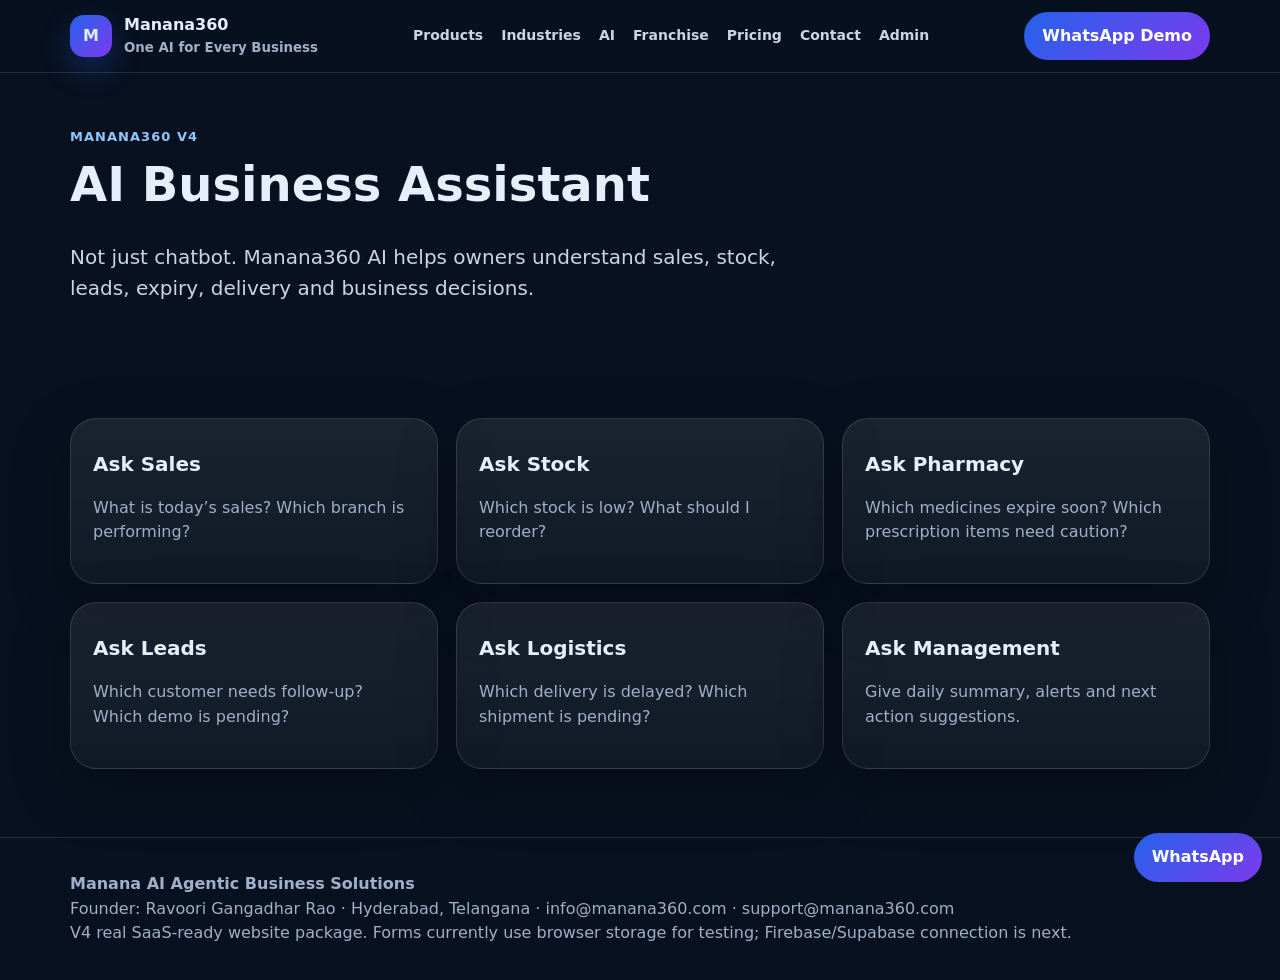
<file: ai-assistant.html>
<!doctype html><html lang="en"><head><meta charset="utf-8"><meta name="viewport" content="width=device-width,initial-scale=1"><title>Manana360 AI Assistant</title><meta name="description" content="Not just chatbot. Manana360 AI helps owners understand sales, stock, leads, expiry, delivery and business decisions."><link rel="stylesheet" href="styles.css"></head><body><nav class="nav"><div class="container nav-inner"><a class="brand" href="index.html"><span class="logo">M</span><span>Manana360<small>One AI for Every Business</small></span></a><div class="links"><a href="products.html">Products</a><a href="industries.html">Industries</a><a href="ai-assistant.html">AI</a><a href="franchise.html">Franchise</a><a href="pricing.html">Pricing</a><a href="contact.html">Contact</a><a href="admin.html">Admin</a></div><a class="cta" data-wa="I want Manana360 demo">WhatsApp Demo</a></div></nav><section class="page-title"><div class="container"><div class="eyebrow">Manana360 V4</div><h1>AI Business Assistant</h1><p class="lead">Not just chatbot. Manana360 AI helps owners understand sales, stock, leads, expiry, delivery and business decisions.</p></div></section><section class="section"><div class="container"><div class="cards"><div class='card'><h3>Ask Sales</h3><p>What is today’s sales? Which branch is performing?</p></div><div class='card'><h3>Ask Stock</h3><p>Which stock is low? What should I reorder?</p></div><div class='card'><h3>Ask Pharmacy</h3><p>Which medicines expire soon? Which prescription items need caution?</p></div><div class='card'><h3>Ask Leads</h3><p>Which customer needs follow-up? Which demo is pending?</p></div><div class='card'><h3>Ask Logistics</h3><p>Which delivery is delayed? Which shipment is pending?</p></div><div class='card'><h3>Ask Management</h3><p>Give daily summary, alerts and next action suggestions.</p></div></div></div></section><footer class="footer"><div class="container"><b>Manana AI Agentic Business Solutions</b><br>Founder: Ravoori Gangadhar Rao · Hyderabad, Telangana · info@manana360.com · support@manana360.com<br><span>V4 real SaaS-ready website package. Forms currently use browser storage for testing; Firebase/Supabase connection is next.</span></div></footer><a class="cta whatsapp-float" data-wa="I want Manana360 demo">WhatsApp</a><script src="app.js"></script></body></html>
</file>
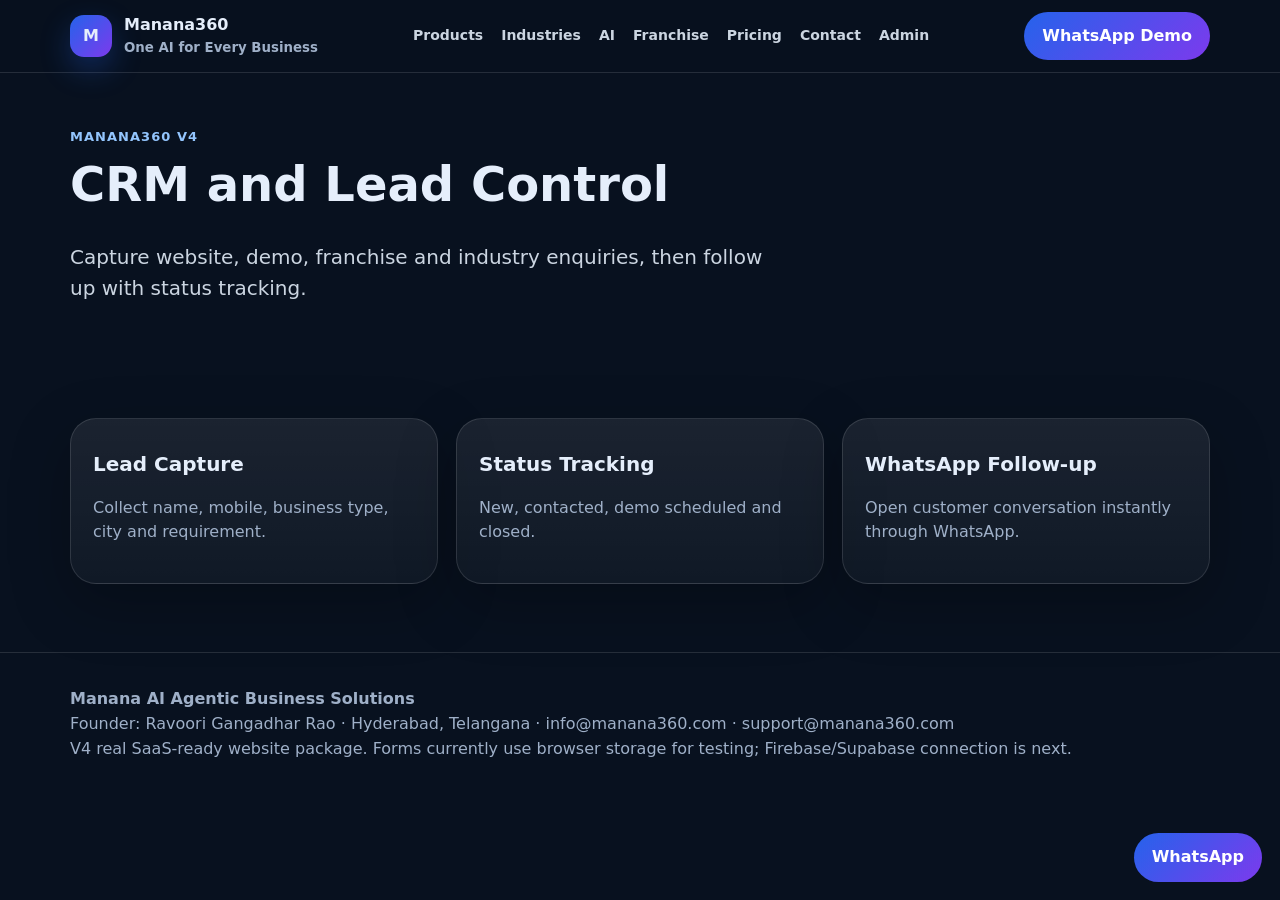
<file: crm.html>
<!doctype html><html lang="en"><head><meta charset="utf-8"><meta name="viewport" content="width=device-width,initial-scale=1"><title>Manana360 CRM</title><meta name="description" content="Capture website, demo, franchise and industry enquiries, then follow up with status tracking."><link rel="stylesheet" href="styles.css"></head><body><nav class="nav"><div class="container nav-inner"><a class="brand" href="index.html"><span class="logo">M</span><span>Manana360<small>One AI for Every Business</small></span></a><div class="links"><a href="products.html">Products</a><a href="industries.html">Industries</a><a href="ai-assistant.html">AI</a><a href="franchise.html">Franchise</a><a href="pricing.html">Pricing</a><a href="contact.html">Contact</a><a href="admin.html">Admin</a></div><a class="cta" data-wa="I want Manana360 demo">WhatsApp Demo</a></div></nav><section class="page-title"><div class="container"><div class="eyebrow">Manana360 V4</div><h1>CRM and Lead Control</h1><p class="lead">Capture website, demo, franchise and industry enquiries, then follow up with status tracking.</p></div></section><section class="section"><div class="container"><div class="cards"><div class='card'><h3>Lead Capture</h3><p>Collect name, mobile, business type, city and requirement.</p></div><div class='card'><h3>Status Tracking</h3><p>New, contacted, demo scheduled and closed.</p></div><div class='card'><h3>WhatsApp Follow-up</h3><p>Open customer conversation instantly through WhatsApp.</p></div></div></div></section><footer class="footer"><div class="container"><b>Manana AI Agentic Business Solutions</b><br>Founder: Ravoori Gangadhar Rao · Hyderabad, Telangana · info@manana360.com · support@manana360.com<br><span>V4 real SaaS-ready website package. Forms currently use browser storage for testing; Firebase/Supabase connection is next.</span></div></footer><a class="cta whatsapp-float" data-wa="I want Manana360 demo">WhatsApp</a><script src="app.js"></script></body></html>
</file>
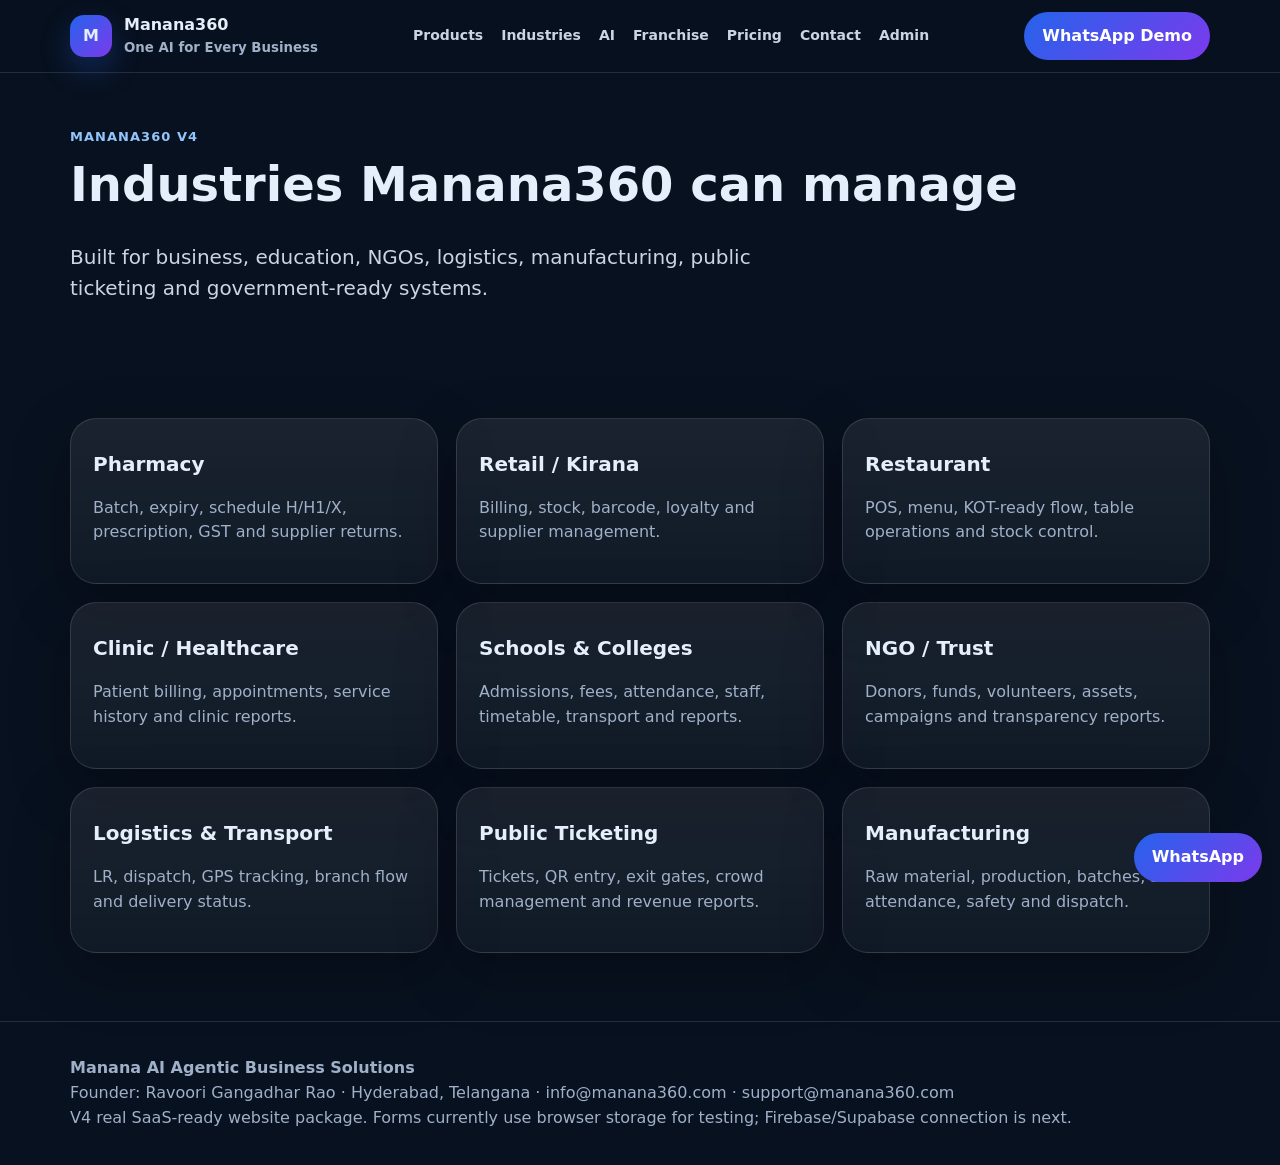
<file: industries.html>
<!doctype html><html lang="en"><head><meta charset="utf-8"><meta name="viewport" content="width=device-width,initial-scale=1"><title>Manana360 Industries | One AI for Every Business</title><meta name="description" content="Built for business, education, NGOs, logistics, manufacturing, public ticketing and government-ready systems."><link rel="stylesheet" href="styles.css"></head><body><nav class="nav"><div class="container nav-inner"><a class="brand" href="index.html"><span class="logo">M</span><span>Manana360<small>One AI for Every Business</small></span></a><div class="links"><a href="products.html">Products</a><a href="industries.html">Industries</a><a href="ai-assistant.html">AI</a><a href="franchise.html">Franchise</a><a href="pricing.html">Pricing</a><a href="contact.html">Contact</a><a href="admin.html">Admin</a></div><a class="cta" data-wa="I want Manana360 demo">WhatsApp Demo</a></div></nav><section class="page-title"><div class="container"><div class="eyebrow">Manana360 V4</div><h1>Industries Manana360 can manage</h1><p class="lead">Built for business, education, NGOs, logistics, manufacturing, public ticketing and government-ready systems.</p></div></section><section class="section"><div class="container"><div class="cards"><div class='card'><h3>Pharmacy</h3><p>Batch, expiry, schedule H/H1/X, prescription, GST and supplier returns.</p></div><div class='card'><h3>Retail / Kirana</h3><p>Billing, stock, barcode, loyalty and supplier management.</p></div><div class='card'><h3>Restaurant</h3><p>POS, menu, KOT-ready flow, table operations and stock control.</p></div><div class='card'><h3>Clinic / Healthcare</h3><p>Patient billing, appointments, service history and clinic reports.</p></div><div class='card'><h3>Schools & Colleges</h3><p>Admissions, fees, attendance, staff, timetable, transport and reports.</p></div><div class='card'><h3>NGO / Trust</h3><p>Donors, funds, volunteers, assets, campaigns and transparency reports.</p></div><div class='card'><h3>Logistics & Transport</h3><p>LR, dispatch, GPS tracking, branch flow and delivery status.</p></div><div class='card'><h3>Public Ticketing</h3><p>Tickets, QR entry, exit gates, crowd management and revenue reports.</p></div><div class='card'><h3>Manufacturing</h3><p>Raw material, production, batches, shift attendance, safety and dispatch.</p></div></div></div></section><footer class="footer"><div class="container"><b>Manana AI Agentic Business Solutions</b><br>Founder: Ravoori Gangadhar Rao · Hyderabad, Telangana · info@manana360.com · support@manana360.com<br><span>V4 real SaaS-ready website package. Forms currently use browser storage for testing; Firebase/Supabase connection is next.</span></div></footer><a class="cta whatsapp-float" data-wa="I want Manana360 demo">WhatsApp</a><script src="app.js"></script></body></html>
</file>
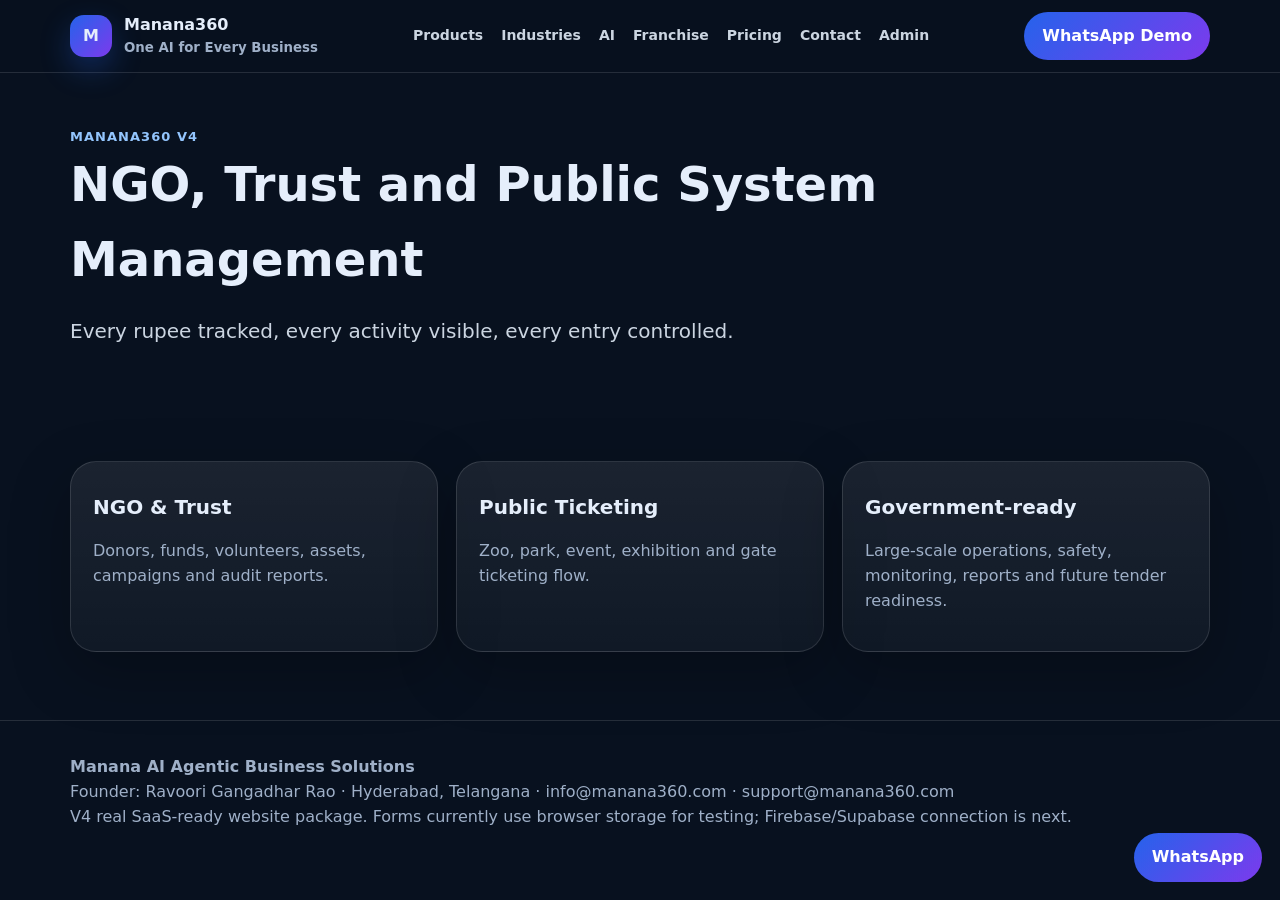
<file: ngo-public.html>
<!doctype html><html lang="en"><head><meta charset="utf-8"><meta name="viewport" content="width=device-width,initial-scale=1"><title>Manana360 NGO and Public Systems</title><meta name="description" content="Every rupee tracked, every activity visible, every entry controlled."><link rel="stylesheet" href="styles.css"></head><body><nav class="nav"><div class="container nav-inner"><a class="brand" href="index.html"><span class="logo">M</span><span>Manana360<small>One AI for Every Business</small></span></a><div class="links"><a href="products.html">Products</a><a href="industries.html">Industries</a><a href="ai-assistant.html">AI</a><a href="franchise.html">Franchise</a><a href="pricing.html">Pricing</a><a href="contact.html">Contact</a><a href="admin.html">Admin</a></div><a class="cta" data-wa="I want Manana360 demo">WhatsApp Demo</a></div></nav><section class="page-title"><div class="container"><div class="eyebrow">Manana360 V4</div><h1>NGO, Trust and Public System Management</h1><p class="lead">Every rupee tracked, every activity visible, every entry controlled.</p></div></section><section class="section"><div class="container"><div class="cards"><div class='card'><h3>NGO & Trust</h3><p>Donors, funds, volunteers, assets, campaigns and audit reports.</p></div><div class='card'><h3>Public Ticketing</h3><p>Zoo, park, event, exhibition and gate ticketing flow.</p></div><div class='card'><h3>Government-ready</h3><p>Large-scale operations, safety, monitoring, reports and future tender readiness.</p></div></div></div></section><footer class="footer"><div class="container"><b>Manana AI Agentic Business Solutions</b><br>Founder: Ravoori Gangadhar Rao · Hyderabad, Telangana · info@manana360.com · support@manana360.com<br><span>V4 real SaaS-ready website package. Forms currently use browser storage for testing; Firebase/Supabase connection is next.</span></div></footer><a class="cta whatsapp-float" data-wa="I want Manana360 demo">WhatsApp</a><script src="app.js"></script></body></html>
</file>
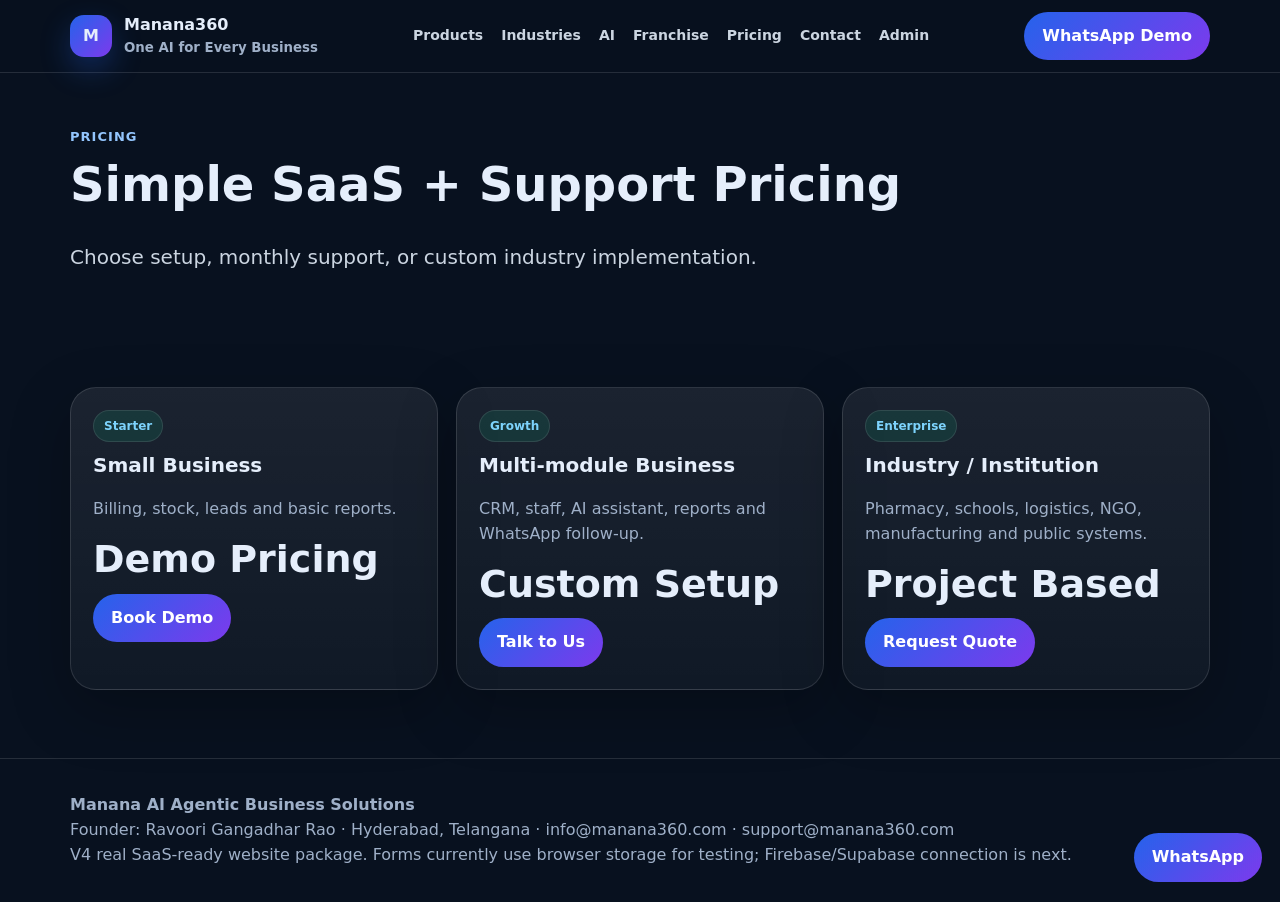
<file: pricing.html>
<!doctype html><html lang="en"><head><meta charset="utf-8"><meta name="viewport" content="width=device-width,initial-scale=1"><title>Manana360 Pricing</title><link rel="stylesheet" href="styles.css"></head><body><nav class="nav"><div class="container nav-inner"><a class="brand" href="index.html"><span class="logo">M</span><span>Manana360<small>One AI for Every Business</small></span></a><div class="links"><a href="products.html">Products</a><a href="industries.html">Industries</a><a href="ai-assistant.html">AI</a><a href="franchise.html">Franchise</a><a href="pricing.html">Pricing</a><a href="contact.html">Contact</a><a href="admin.html">Admin</a></div><a class="cta" data-wa="I want Manana360 demo">WhatsApp Demo</a></div></nav><section class="page-title"><div class="container"><div class="eyebrow">Pricing</div><h1>Simple SaaS + Support Pricing</h1><p class="lead">Choose setup, monthly support, or custom industry implementation.</p></div></section><section class="section"><div class="container"><div class="cards"><div class="card"><span class="badge">Starter</span><h3>Small Business</h3><p>Billing, stock, leads and basic reports.</p><h2>Demo Pricing</h2><a class="cta" href="contact.html">Book Demo</a></div><div class="card"><span class="badge">Growth</span><h3>Multi-module Business</h3><p>CRM, staff, AI assistant, reports and WhatsApp follow-up.</p><h2>Custom Setup</h2><a class="cta" href="contact.html">Talk to Us</a></div><div class="card"><span class="badge">Enterprise</span><h3>Industry / Institution</h3><p>Pharmacy, schools, logistics, NGO, manufacturing and public systems.</p><h2>Project Based</h2><a class="cta" href="contact.html">Request Quote</a></div></div></div></section><footer class="footer"><div class="container"><b>Manana AI Agentic Business Solutions</b><br>Founder: Ravoori Gangadhar Rao · Hyderabad, Telangana · info@manana360.com · support@manana360.com<br><span>V4 real SaaS-ready website package. Forms currently use browser storage for testing; Firebase/Supabase connection is next.</span></div></footer><a class="cta whatsapp-float" data-wa="I want Manana360 demo">WhatsApp</a><script src="app.js"></script></body></html>
</file>
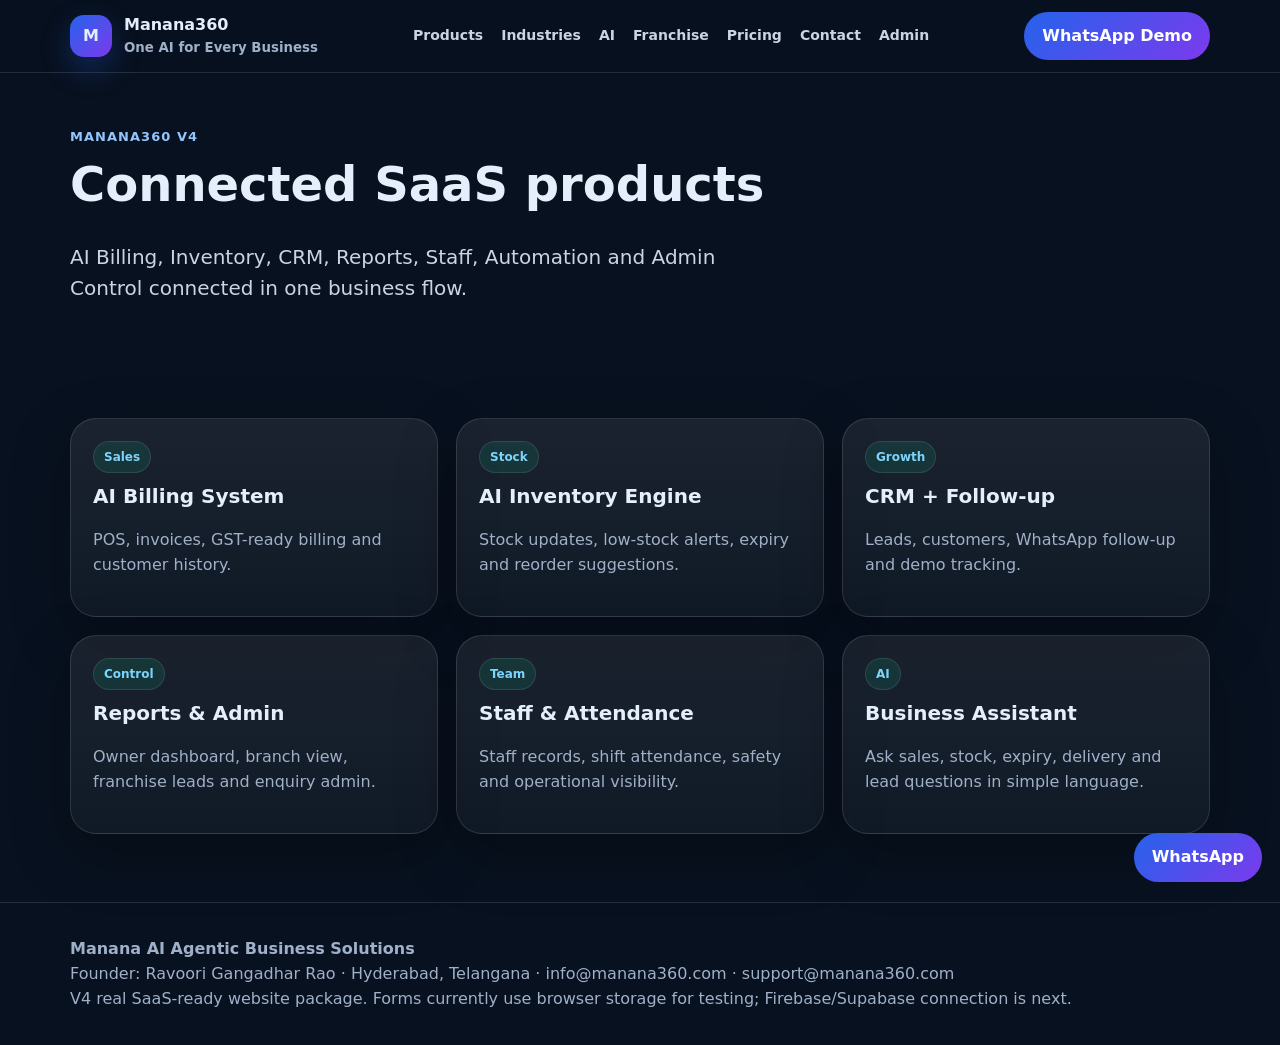
<file: products.html>
<!doctype html><html lang="en"><head><meta charset="utf-8"><meta name="viewport" content="width=device-width,initial-scale=1"><title>Manana360 Products | AI Business Modules</title><meta name="description" content="AI Billing, Inventory, CRM, Reports, Staff, Automation and Admin Control connected in one business flow."><link rel="stylesheet" href="styles.css"></head><body><nav class="nav"><div class="container nav-inner"><a class="brand" href="index.html"><span class="logo">M</span><span>Manana360<small>One AI for Every Business</small></span></a><div class="links"><a href="products.html">Products</a><a href="industries.html">Industries</a><a href="ai-assistant.html">AI</a><a href="franchise.html">Franchise</a><a href="pricing.html">Pricing</a><a href="contact.html">Contact</a><a href="admin.html">Admin</a></div><a class="cta" data-wa="I want Manana360 demo">WhatsApp Demo</a></div></nav><section class="page-title"><div class="container"><div class="eyebrow">Manana360 V4</div><h1>Connected SaaS products</h1><p class="lead">AI Billing, Inventory, CRM, Reports, Staff, Automation and Admin Control connected in one business flow.</p></div></section><section class="section"><div class="container"><div class="cards"><div class='card'><span class='badge'>Sales</span><h3>AI Billing System</h3><p>POS, invoices, GST-ready billing and customer history.</p></div><div class='card'><span class='badge'>Stock</span><h3>AI Inventory Engine</h3><p>Stock updates, low-stock alerts, expiry and reorder suggestions.</p></div><div class='card'><span class='badge'>Growth</span><h3>CRM + Follow-up</h3><p>Leads, customers, WhatsApp follow-up and demo tracking.</p></div><div class='card'><span class='badge'>Control</span><h3>Reports & Admin</h3><p>Owner dashboard, branch view, franchise leads and enquiry admin.</p></div><div class='card'><span class='badge'>Team</span><h3>Staff & Attendance</h3><p>Staff records, shift attendance, safety and operational visibility.</p></div><div class='card'><span class='badge'>AI</span><h3>Business Assistant</h3><p>Ask sales, stock, expiry, delivery and lead questions in simple language.</p></div></div></div></section><footer class="footer"><div class="container"><b>Manana AI Agentic Business Solutions</b><br>Founder: Ravoori Gangadhar Rao · Hyderabad, Telangana · info@manana360.com · support@manana360.com<br><span>V4 real SaaS-ready website package. Forms currently use browser storage for testing; Firebase/Supabase connection is next.</span></div></footer><a class="cta whatsapp-float" data-wa="I want Manana360 demo">WhatsApp</a><script src="app.js"></script></body></html>
</file>
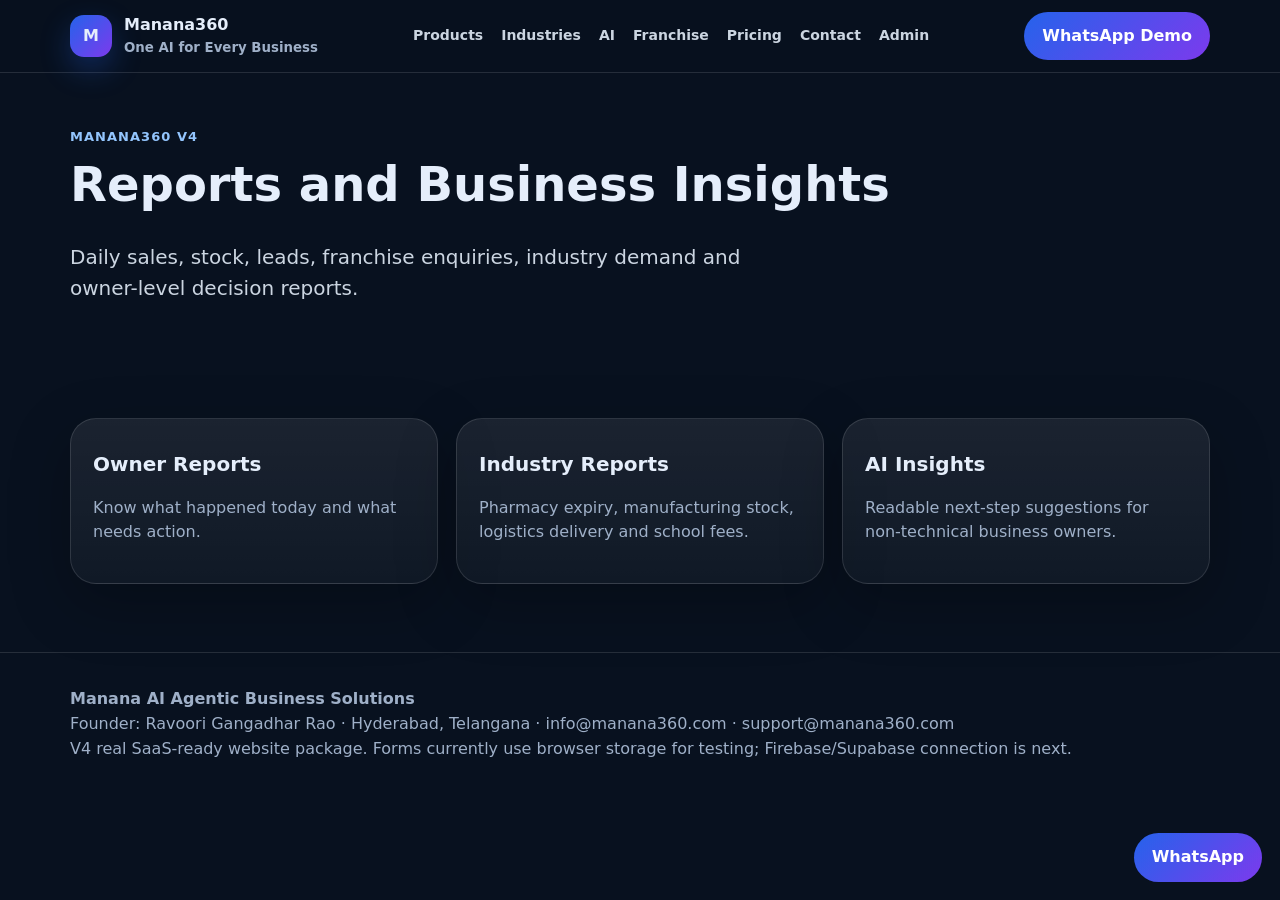
<file: reports.html>
<!doctype html><html lang="en"><head><meta charset="utf-8"><meta name="viewport" content="width=device-width,initial-scale=1"><title>Manana360 Reports</title><meta name="description" content="Daily sales, stock, leads, franchise enquiries, industry demand and owner-level decision reports."><link rel="stylesheet" href="styles.css"></head><body><nav class="nav"><div class="container nav-inner"><a class="brand" href="index.html"><span class="logo">M</span><span>Manana360<small>One AI for Every Business</small></span></a><div class="links"><a href="products.html">Products</a><a href="industries.html">Industries</a><a href="ai-assistant.html">AI</a><a href="franchise.html">Franchise</a><a href="pricing.html">Pricing</a><a href="contact.html">Contact</a><a href="admin.html">Admin</a></div><a class="cta" data-wa="I want Manana360 demo">WhatsApp Demo</a></div></nav><section class="page-title"><div class="container"><div class="eyebrow">Manana360 V4</div><h1>Reports and Business Insights</h1><p class="lead">Daily sales, stock, leads, franchise enquiries, industry demand and owner-level decision reports.</p></div></section><section class="section"><div class="container"><div class="cards"><div class='card'><h3>Owner Reports</h3><p>Know what happened today and what needs action.</p></div><div class='card'><h3>Industry Reports</h3><p>Pharmacy expiry, manufacturing stock, logistics delivery and school fees.</p></div><div class='card'><h3>AI Insights</h3><p>Readable next-step suggestions for non-technical business owners.</p></div></div></div></section><footer class="footer"><div class="container"><b>Manana AI Agentic Business Solutions</b><br>Founder: Ravoori Gangadhar Rao · Hyderabad, Telangana · info@manana360.com · support@manana360.com<br><span>V4 real SaaS-ready website package. Forms currently use browser storage for testing; Firebase/Supabase connection is next.</span></div></footer><a class="cta whatsapp-float" data-wa="I want Manana360 demo">WhatsApp</a><script src="app.js"></script></body></html>
</file>
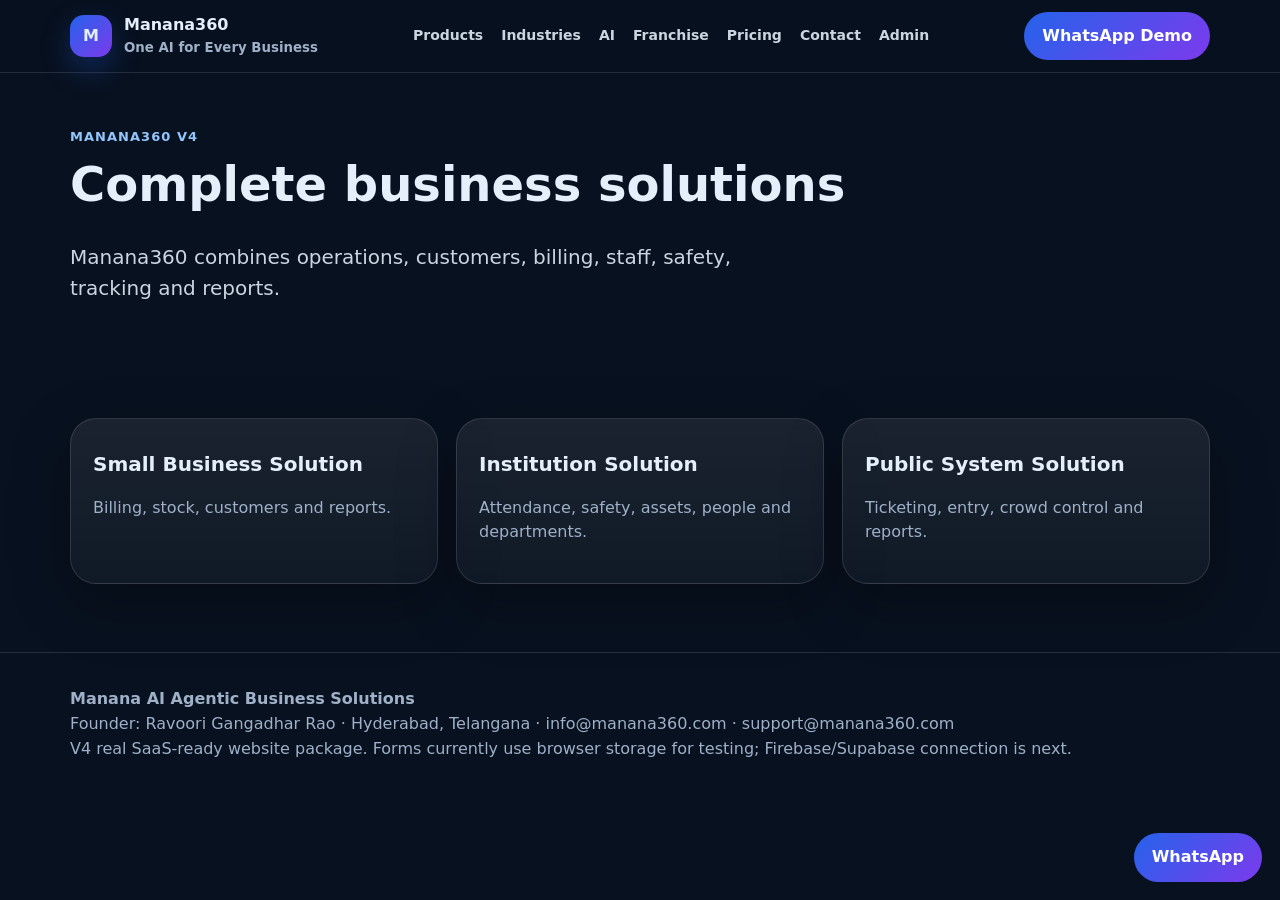
<file: solutions.html>
<!doctype html><html lang="en"><head><meta charset="utf-8"><meta name="viewport" content="width=device-width,initial-scale=1"><title>Manana360 Solutions</title><meta name="description" content="Manana360 combines operations, customers, billing, staff, safety, tracking and reports."><link rel="stylesheet" href="styles.css"></head><body><nav class="nav"><div class="container nav-inner"><a class="brand" href="index.html"><span class="logo">M</span><span>Manana360<small>One AI for Every Business</small></span></a><div class="links"><a href="products.html">Products</a><a href="industries.html">Industries</a><a href="ai-assistant.html">AI</a><a href="franchise.html">Franchise</a><a href="pricing.html">Pricing</a><a href="contact.html">Contact</a><a href="admin.html">Admin</a></div><a class="cta" data-wa="I want Manana360 demo">WhatsApp Demo</a></div></nav><section class="page-title"><div class="container"><div class="eyebrow">Manana360 V4</div><h1>Complete business solutions</h1><p class="lead">Manana360 combines operations, customers, billing, staff, safety, tracking and reports.</p></div></section><section class="section"><div class="container"><div class="cards"><div class='card'><h3>Small Business Solution</h3><p>Billing, stock, customers and reports.</p></div><div class='card'><h3>Institution Solution</h3><p>Attendance, safety, assets, people and departments.</p></div><div class='card'><h3>Public System Solution</h3><p>Ticketing, entry, crowd control and reports.</p></div></div></div></section><footer class="footer"><div class="container"><b>Manana AI Agentic Business Solutions</b><br>Founder: Ravoori Gangadhar Rao · Hyderabad, Telangana · info@manana360.com · support@manana360.com<br><span>V4 real SaaS-ready website package. Forms currently use browser storage for testing; Firebase/Supabase connection is next.</span></div></footer><a class="cta whatsapp-float" data-wa="I want Manana360 demo">WhatsApp</a><script src="app.js"></script></body></html>
</file>
<file: styles.css>
:root{--bg:#0f172a;--card:#111c33;--text:#e5eefb;--muted:#9fb0c8;--brand:#2563eb;--brand2:#7c3aed;--green:#10b981;--line:rgba(255,255,255,.12);--light:#f8fafc;--dark:#07111f}*{box-sizing:border-box}body{margin:0;font-family:Inter,system-ui,-apple-system,Segoe UI,Roboto,Arial,sans-serif;background:#08111f;color:var(--text);line-height:1.55}a{color:inherit;text-decoration:none}.container{max-width:1180px;margin:0 auto;padding:0 20px}.nav{position:sticky;top:0;z-index:20;background:rgba(8,17,31,.92);backdrop-filter:blur(12px);border-bottom:1px solid var(--line)}.nav-inner{display:flex;align-items:center;justify-content:space-between;gap:16px;min-height:72px}.brand{display:flex;align-items:center;gap:12px;font-weight:900}.logo{width:42px;height:42px;border-radius:14px;background:linear-gradient(135deg,var(--brand),var(--brand2));display:grid;place-items:center;box-shadow:0 12px 30px rgba(37,99,235,.3)}.brand small{display:block;color:var(--muted);font-weight:600}.links{display:flex;gap:18px;align-items:center;flex-wrap:wrap}.links a{color:#cbd5e1;font-weight:700;font-size:14px}.cta{display:inline-flex;align-items:center;justify-content:center;gap:8px;padding:12px 18px;border-radius:999px;background:linear-gradient(135deg,var(--brand),var(--brand2));font-weight:900;border:0;color:white;cursor:pointer}.cta.alt{background:rgba(255,255,255,.08);border:1px solid var(--line)}.hero{padding:78px 0 50px;background:radial-gradient(circle at 20% 10%,rgba(37,99,235,.35),transparent 30%),radial-gradient(circle at 80% 10%,rgba(124,58,237,.32),transparent 30%)}.grid{display:grid;gap:24px}.hero-grid{grid-template-columns:1.05fr .95fr;align-items:center}.eyebrow{color:#93c5fd;font-weight:900;letter-spacing:.08em;text-transform:uppercase;font-size:13px}.h1{font-size:56px;line-height:1.05;margin:14px 0 18px;font-weight:950}.lead{font-size:20px;color:#cbd5e1;max-width:720px}.actions{display:flex;gap:12px;flex-wrap:wrap;margin-top:28px}.panel,.card{background:linear-gradient(180deg,rgba(255,255,255,.08),rgba(255,255,255,.035));border:1px solid var(--line);border-radius:26px;box-shadow:0 20px 60px rgba(0,0,0,.25)}.panel{padding:22px}.metric-grid{display:grid;grid-template-columns:repeat(2,1fr);gap:12px}.metric{padding:16px;border-radius:18px;background:rgba(15,23,42,.72);border:1px solid var(--line)}.metric b{display:block;font-size:24px}.metric span{color:var(--muted);font-size:13px}.section{padding:68px 0}.section h2{font-size:38px;line-height:1.15;margin:0 0 12px}.section p.sub{color:var(--muted);font-size:18px;margin:0 0 28px}.cards{display:grid;grid-template-columns:repeat(3,1fr);gap:18px}.card{padding:22px}.card h3{margin:8px 0 8px;font-size:20px}.card p,.muted{color:var(--muted)}.badge{display:inline-flex;padding:6px 10px;border-radius:999px;background:rgba(16,185,129,.14);color:#7dd3fc;font-weight:800;font-size:12px;border:1px solid rgba(255,255,255,.1)}.flow{display:grid;grid-template-columns:repeat(5,1fr);gap:12px}.flow div{padding:18px;border-radius:20px;background:rgba(37,99,235,.12);border:1px solid var(--line);font-weight:900}.form{display:grid;gap:12px}.input,select,textarea{width:100%;padding:13px 14px;border-radius:14px;border:1px solid var(--line);background:rgba(255,255,255,.07);color:var(--text);font:inherit}textarea{min-height:110px}.footer{padding:34px 0;border-top:1px solid var(--line);color:var(--muted)}.table{width:100%;border-collapse:collapse}.table th,.table td{padding:12px;border-bottom:1px solid var(--line);text-align:left}.table th{color:#93c5fd}.admin-tools{display:flex;gap:10px;flex-wrap:wrap;margin:14px 0 22px}.notice{padding:14px 16px;border-radius:16px;background:rgba(16,185,129,.1);border:1px solid rgba(16,185,129,.35);color:#d1fae5}.page-title{padding:54px 0 26px}.page-title h1{font-size:48px;margin:0 0 10px}.two{grid-template-columns:1fr 1fr}.industry-list{display:grid;grid-template-columns:repeat(2,1fr);gap:16px}.whatsapp-float{position:fixed;right:18px;bottom:18px;z-index:30}.mobile-menu{display:none}@media(max-width:900px){.hero-grid,.two{grid-template-columns:1fr}.cards{grid-template-columns:1fr}.flow{grid-template-columns:1fr 1fr}.h1{font-size:40px}.links{display:none}.mobile-menu{display:inline-flex}.industry-list{grid-template-columns:1fr}.metric-grid{grid-template-columns:1fr}}@media(max-width:520px){.flow{grid-template-columns:1fr}.h1{font-size:34px}.section h2{font-size:30px}.page-title h1{font-size:36px}}
/* ===== FIX DROPDOWN VISIBILITY (FINAL) ===== */
select {
  background: #0f172a !important;
  color: #ffffff !important;
}

select option {
  background: #ffffff !important;
  color: #000000 !important;
}

select option:hover {
  background: #2563eb;
  color: #ffffff;
}
</file>
